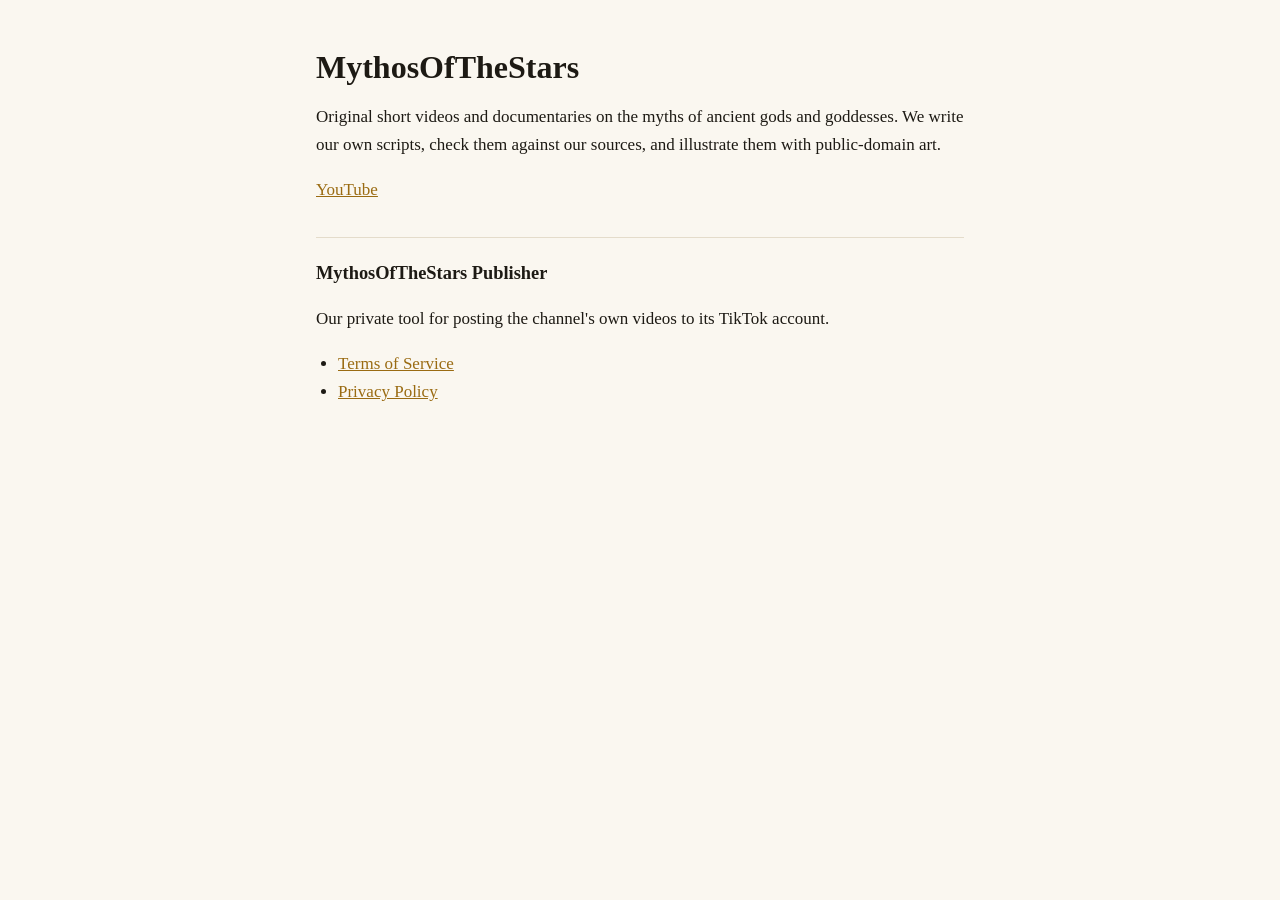
<file: index.html>
<!doctype html>
<html lang="en">
<head>
<meta charset="utf-8">
<meta name="viewport" content="width=device-width, initial-scale=1">
<title>MythosOfTheStars</title>
<link rel="stylesheet" href="style.css">
</head>
<body>
<main>
<h1>MythosOfTheStars</h1>
<p>Original short videos and documentaries on the myths of ancient gods and goddesses. We write our own scripts, check them against our sources, and illustrate them with public-domain art.</p>
<p><a href="https://www.youtube.com/@mythosofthestars">YouTube</a></p>
<h2>MythosOfTheStars Publisher</h2>
<p>Our private tool for posting the channel's own videos to its TikTok account.</p>
<ul>
<li><a href="terms.html">Terms of Service</a></li>
<li><a href="privacy.html">Privacy Policy</a></li>
</ul>
</main>
</body>
</html>
</file>
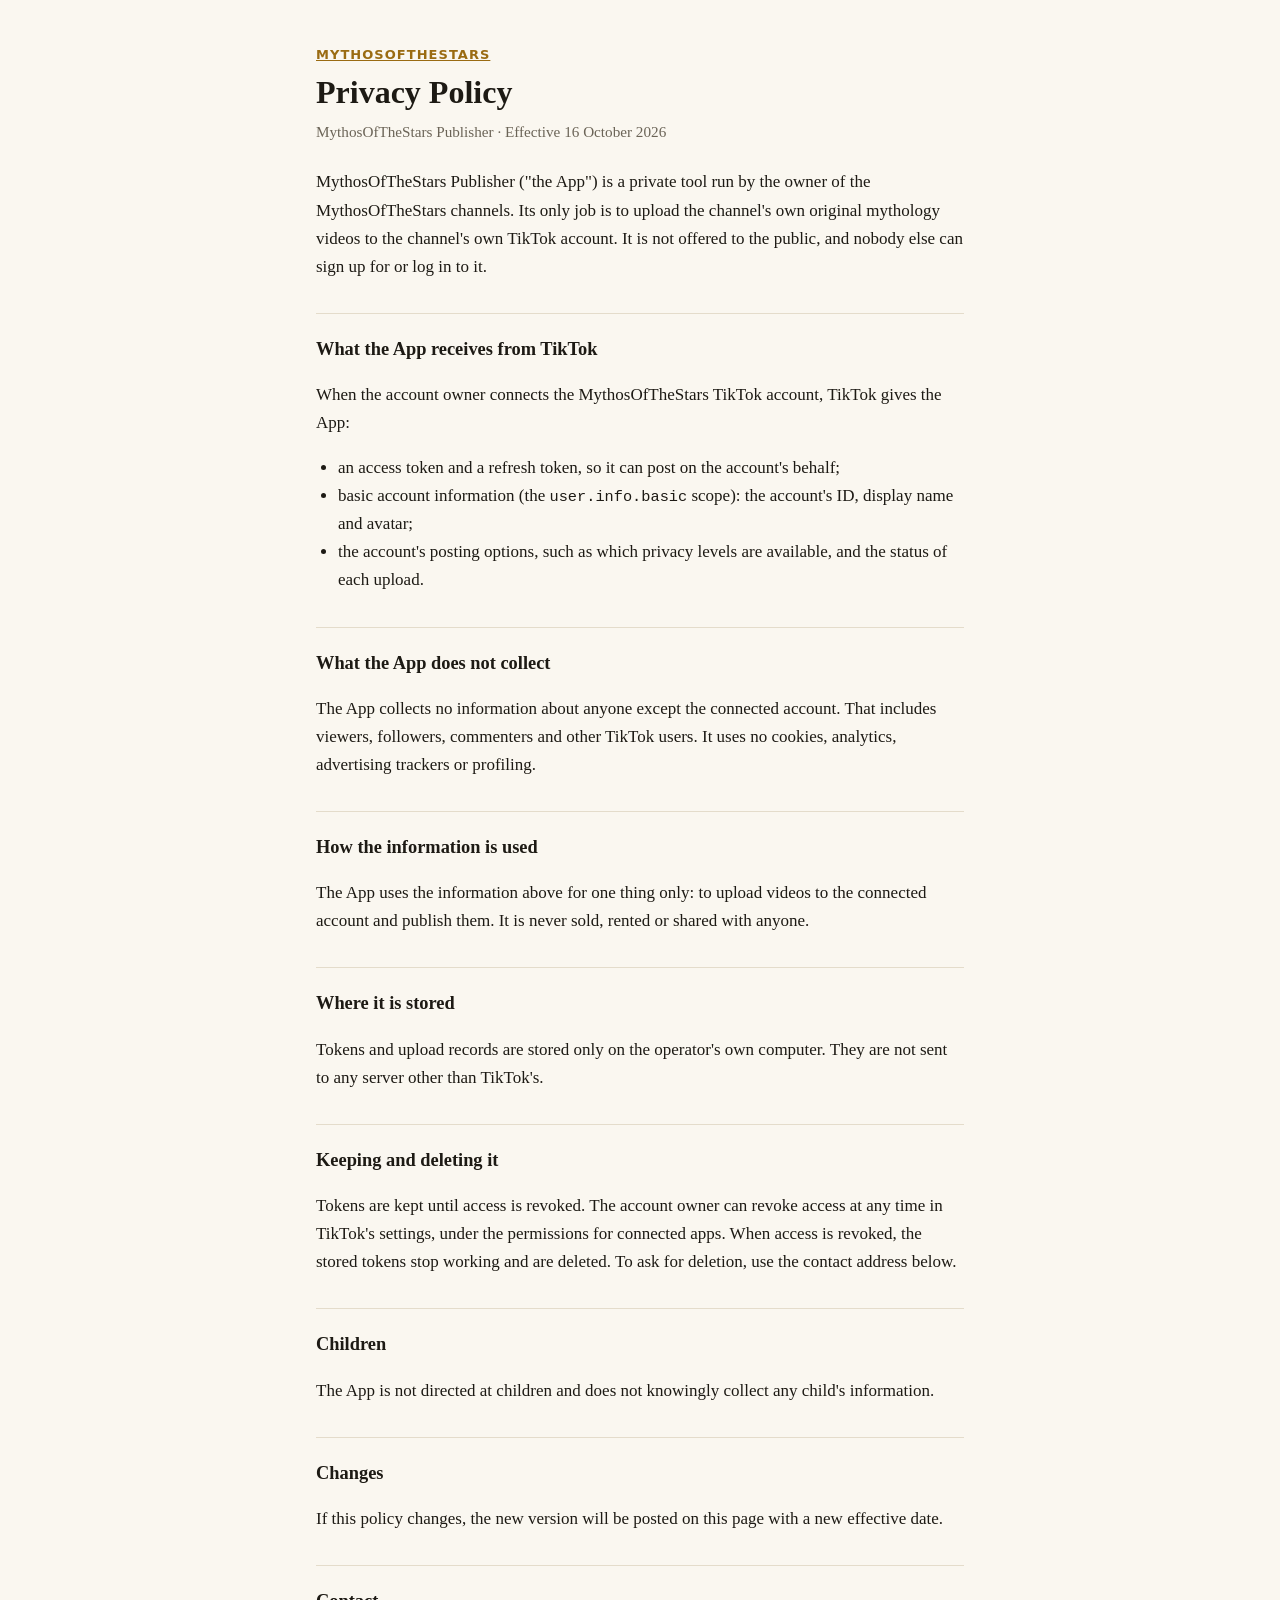
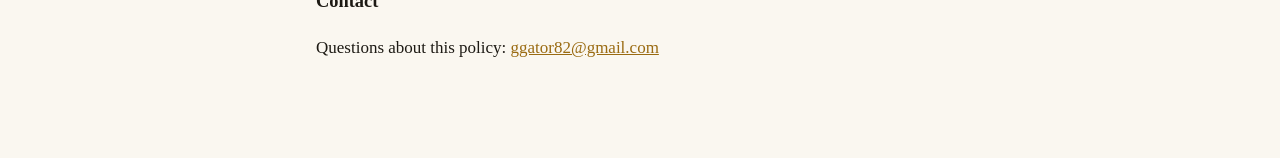
<file: privacy.html>
<!doctype html>
<html lang="en">
<head>
<meta charset="utf-8">
<meta name="viewport" content="width=device-width, initial-scale=1">
<title>Privacy Policy · MythosOfTheStars Publisher</title>
<link rel="stylesheet" href="style.css">
</head>
<body>
<main>
<p class="kicker"><a href="index.html">MythosOfTheStars</a></p>
<h1>Privacy Policy</h1>
<p class="meta">MythosOfTheStars Publisher · Effective 16 October 2026</p>

<p>MythosOfTheStars Publisher ("the App") is a private tool run by the owner of the MythosOfTheStars channels. Its only job is to upload the channel's own original mythology videos to the channel's own TikTok account. It is not offered to the public, and nobody else can sign up for or log in to it.</p>

<h2>What the App receives from TikTok</h2>
<p>When the account owner connects the MythosOfTheStars TikTok account, TikTok gives the App:</p>
<ul>
<li>an access token and a refresh token, so it can post on the account's behalf;</li>
<li>basic account information (the <code>user.info.basic</code> scope): the account's ID, display name and avatar;</li>
<li>the account's posting options, such as which privacy levels are available, and the status of each upload.</li>
</ul>

<h2>What the App does not collect</h2>
<p>The App collects no information about anyone except the connected account. That includes viewers, followers, commenters and other TikTok users. It uses no cookies, analytics, advertising trackers or profiling.</p>

<h2>How the information is used</h2>
<p>The App uses the information above for one thing only: to upload videos to the connected account and publish them. It is never sold, rented or shared with anyone.</p>

<h2>Where it is stored</h2>
<p>Tokens and upload records are stored only on the operator's own computer. They are not sent to any server other than TikTok's.</p>

<h2>Keeping and deleting it</h2>
<p>Tokens are kept until access is revoked. The account owner can revoke access at any time in TikTok's settings, under the permissions for connected apps. When access is revoked, the stored tokens stop working and are deleted. To ask for deletion, use the contact address below.</p>

<h2>Children</h2>
<p>The App is not directed at children and does not knowingly collect any child's information.</p>

<h2>Changes</h2>
<p>If this policy changes, the new version will be posted on this page with a new effective date.</p>

<h2>Contact</h2>
<p>Questions about this policy: <a href="mailto:ggator82@gmail.com">ggator82@gmail.com</a></p>
</main>
</body>
</html>
</file>
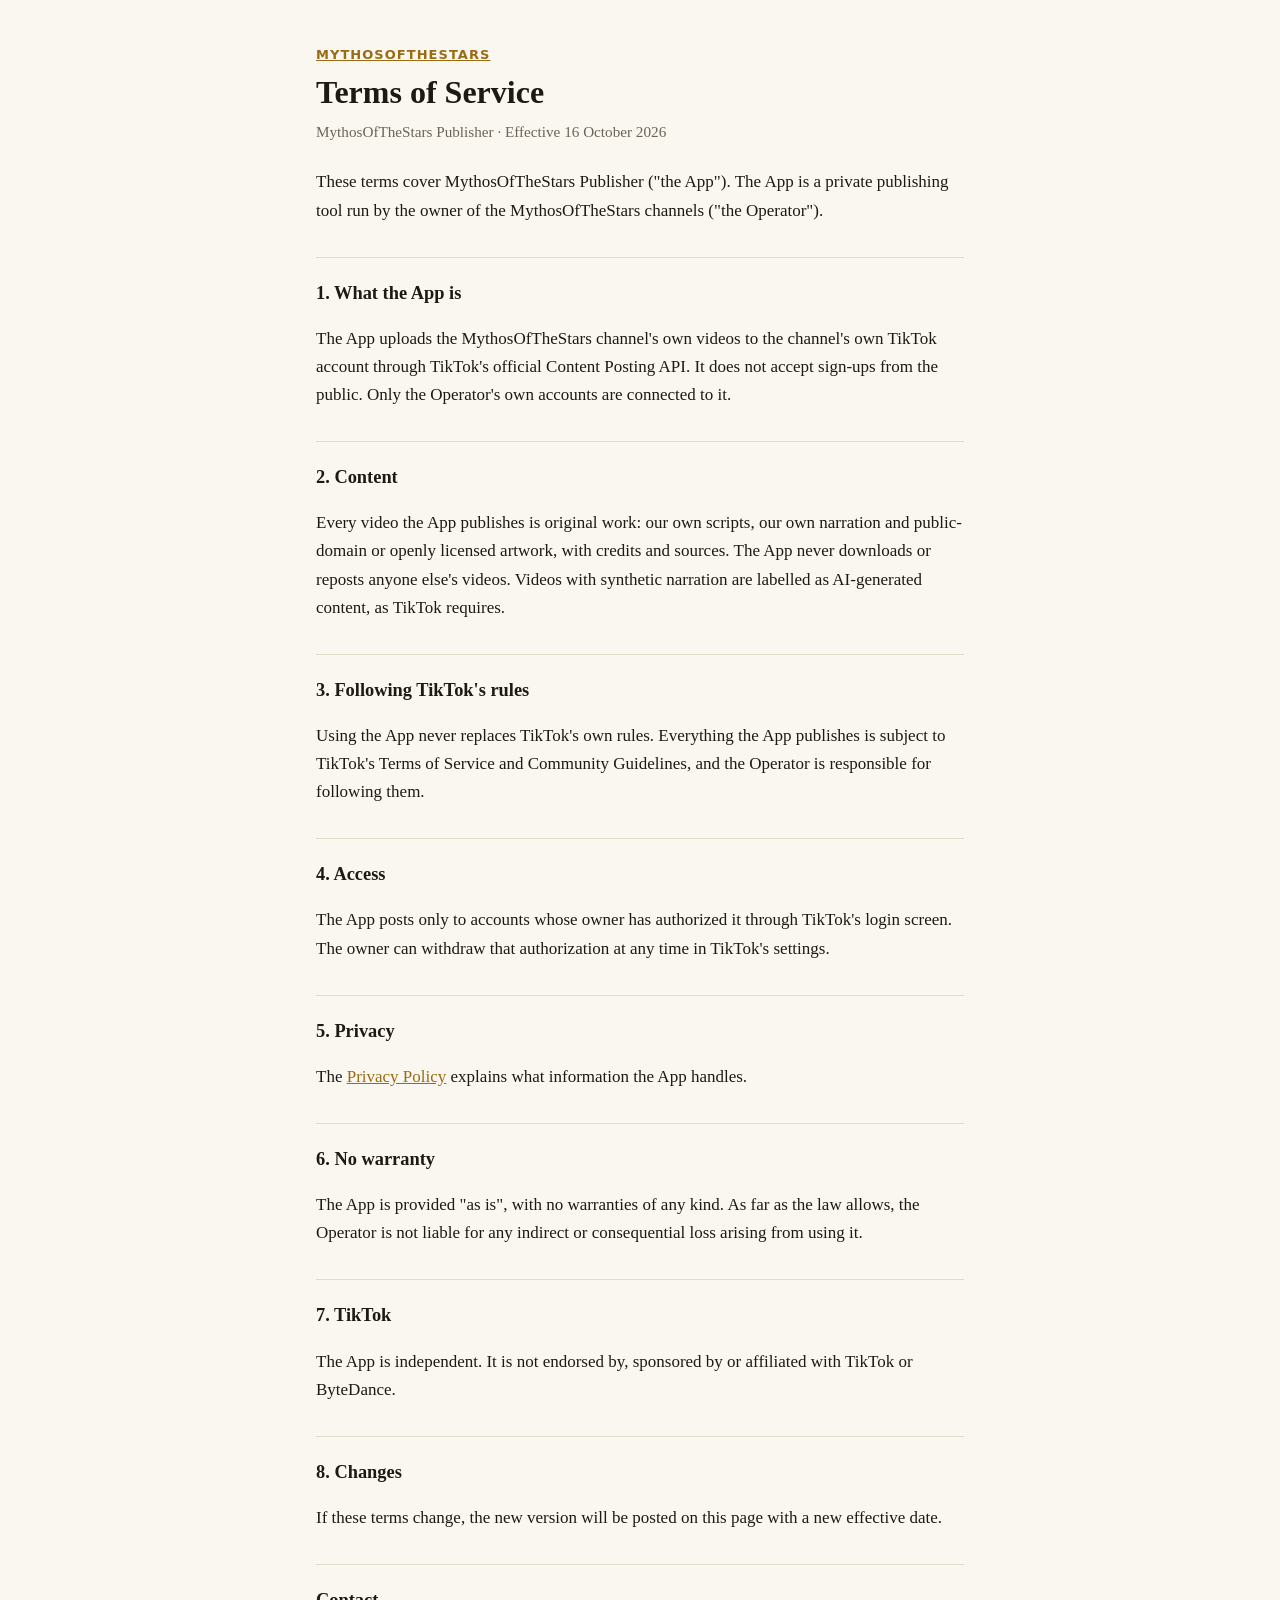
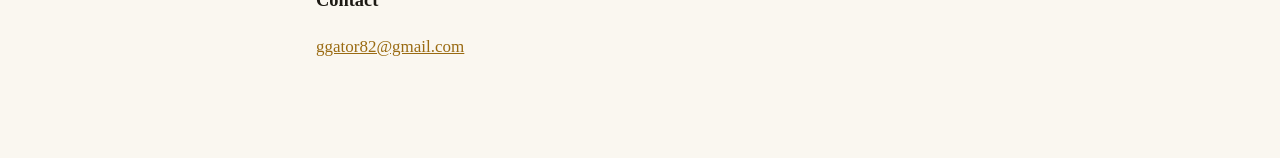
<file: terms.html>
<!doctype html>
<html lang="en">
<head>
<meta charset="utf-8">
<meta name="viewport" content="width=device-width, initial-scale=1">
<title>Terms of Service · MythosOfTheStars Publisher</title>
<link rel="stylesheet" href="style.css">
</head>
<body>
<main>
<p class="kicker"><a href="index.html">MythosOfTheStars</a></p>
<h1>Terms of Service</h1>
<p class="meta">MythosOfTheStars Publisher · Effective 16 October 2026</p>

<p>These terms cover MythosOfTheStars Publisher ("the App"). The App is a private publishing tool run by the owner of the MythosOfTheStars channels ("the Operator").</p>

<h2>1. What the App is</h2>
<p>The App uploads the MythosOfTheStars channel's own videos to the channel's own TikTok account through TikTok's official Content Posting API. It does not accept sign-ups from the public. Only the Operator's own accounts are connected to it.</p>

<h2>2. Content</h2>
<p>Every video the App publishes is original work: our own scripts, our own narration and public-domain or openly licensed artwork, with credits and sources. The App never downloads or reposts anyone else's videos. Videos with synthetic narration are labelled as AI-generated content, as TikTok requires.</p>

<h2>3. Following TikTok's rules</h2>
<p>Using the App never replaces TikTok's own rules. Everything the App publishes is subject to TikTok's Terms of Service and Community Guidelines, and the Operator is responsible for following them.</p>

<h2>4. Access</h2>
<p>The App posts only to accounts whose owner has authorized it through TikTok's login screen. The owner can withdraw that authorization at any time in TikTok's settings.</p>

<h2>5. Privacy</h2>
<p>The <a href="privacy.html">Privacy Policy</a> explains what information the App handles.</p>

<h2>6. No warranty</h2>
<p>The App is provided "as is", with no warranties of any kind. As far as the law allows, the Operator is not liable for any indirect or consequential loss arising from using it.</p>

<h2>7. TikTok</h2>
<p>The App is independent. It is not endorsed by, sponsored by or affiliated with TikTok or ByteDance.</p>

<h2>8. Changes</h2>
<p>If these terms change, the new version will be posted on this page with a new effective date.</p>

<h2>Contact</h2>
<p><a href="mailto:ggator82@gmail.com">ggator82@gmail.com</a></p>
</main>
</body>
</html>
</file>
<file: style.css>
:root { --bg: #faf7f0; --ink: #1d1a14; --muted: #6b6457; --accent: #9a6b12; --rule: #e4dccb; }
@media (prefers-color-scheme: dark) {
  :root { --bg: #14120e; --ink: #ece6d8; --muted: #a39b8a; --accent: #d9a441; --rule: #2e2a22; }
}
* { box-sizing: border-box; }
body { margin: 0; background: var(--bg); color: var(--ink);
  font: 17px/1.65 Georgia, "Times New Roman", serif; }
main { max-width: 680px; margin: 0 auto; padding: 48px 16px 80px; }
h1 { font-size: 2rem; line-height: 1.2; margin: 0 0 8px; }
h2 { font-size: 1.15rem; margin: 32px 0 6px; padding-top: 20px; border-top: 1px solid var(--rule); }
.kicker { margin: 0 0 12px; font: 600 13px/1 system-ui, sans-serif; letter-spacing: .08em; text-transform: uppercase; }
.meta { color: var(--muted); margin: 0 0 24px; font-size: .95rem; }
a { color: var(--accent); }
code { font-size: .9em; }
ul { padding-left: 22px; }
</file>
